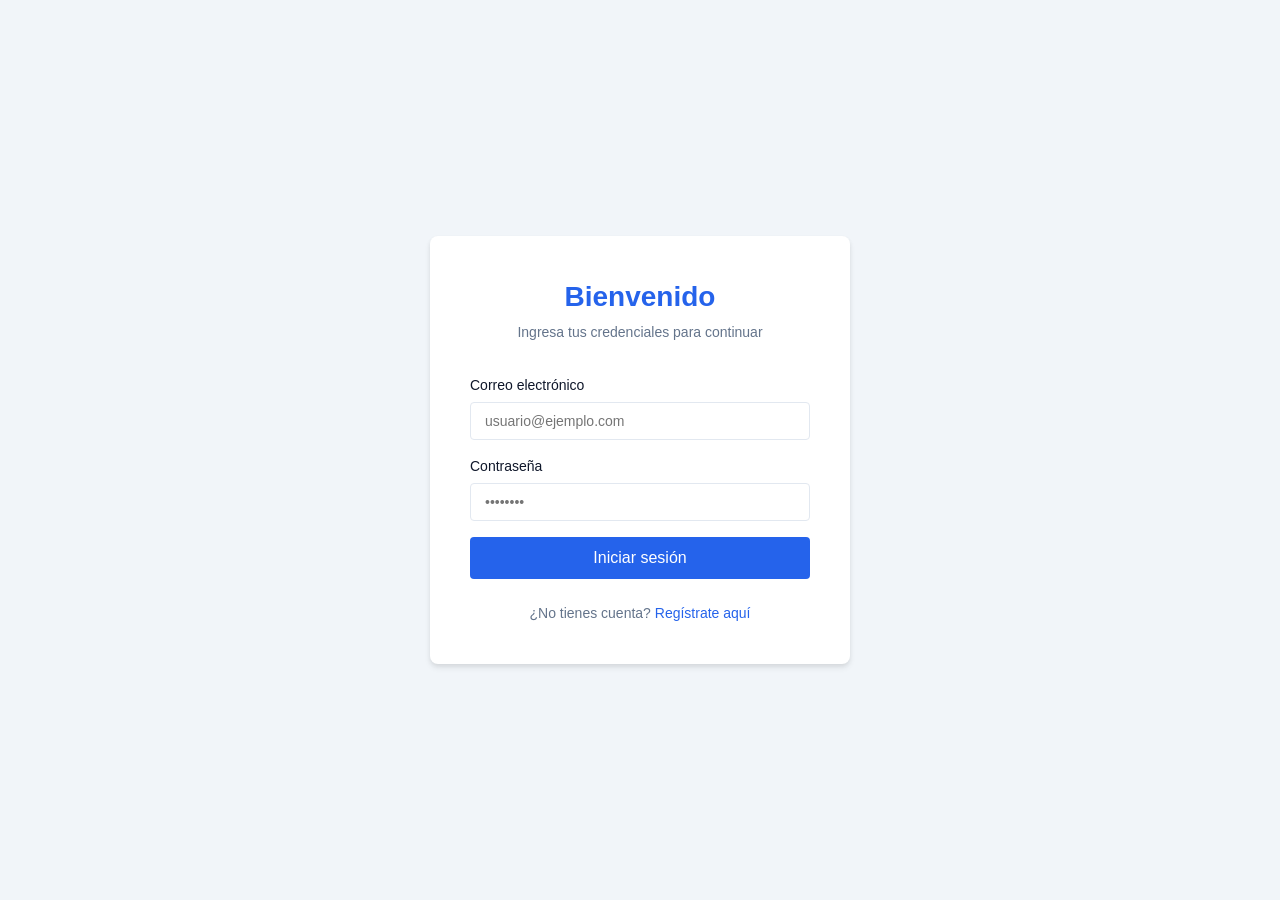
<file: frontend/index.html>
<!DOCTYPE html>
<html lang="es">
<head>
    <meta charset="UTF-8">
    <meta name="viewport" content="width=device-width, initial-scale=1.0">
    <title>Sistema de Gestión de Usuarios</title>
    <script>window.location.replace('./pages/login.html');</script>
</head>
<body>
    <p>Redirigiendo...</p>
</body>
</html>
</file>
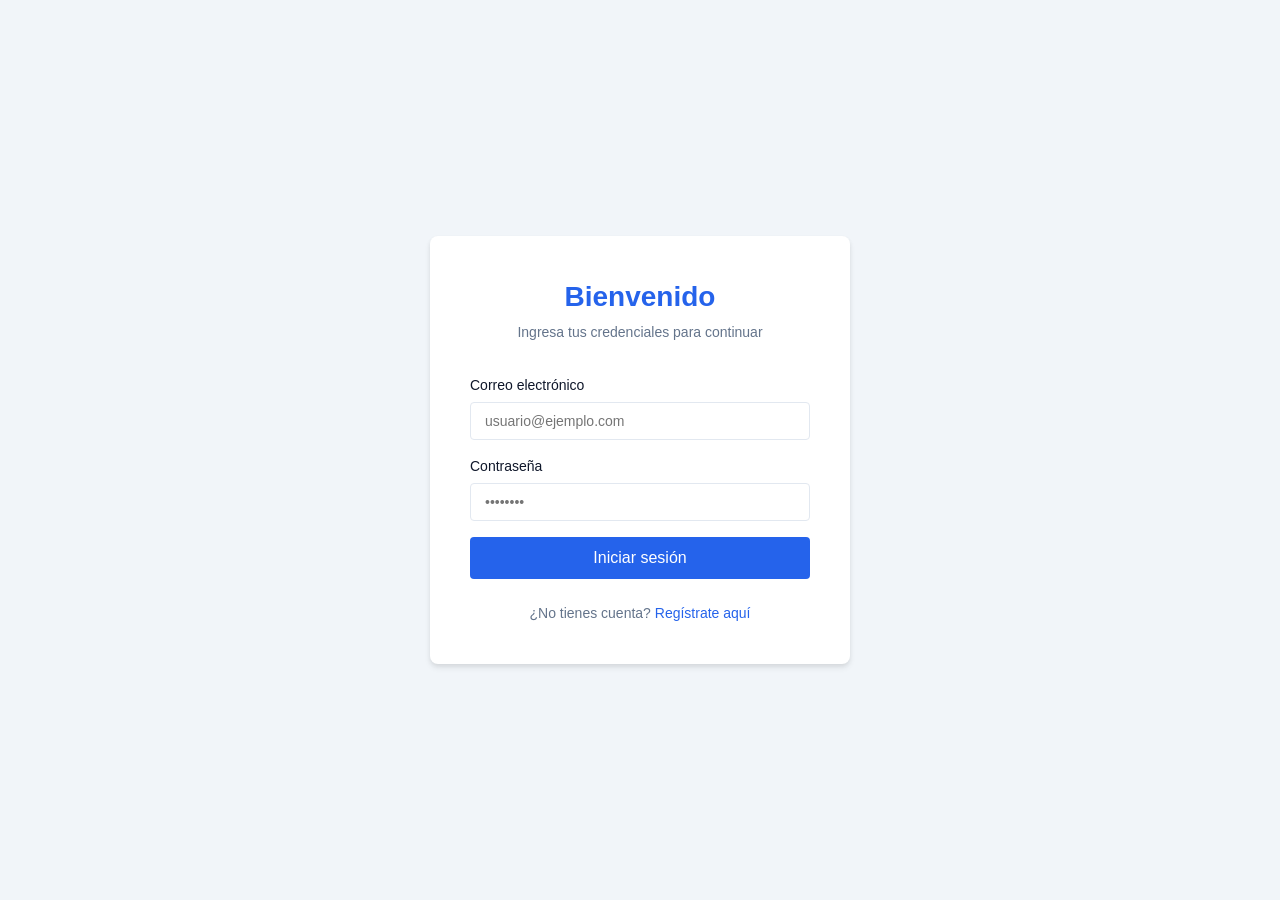
<file: frontend/pages/admin.html>
<!DOCTYPE html>
<html lang="es">
<head>
    <meta charset="UTF-8">
    <meta name="viewport" content="width=device-width, initial-scale=1.0">
    <title>Panel Admin</title>
    <link rel="stylesheet" href="../css/global.css">
    <link rel="stylesheet" href="../css/admin.css">
</head>
<body>

    <!-- Navbar -->
    <nav class="navbar">
        <a class="navbar-brand" href="#">GestionApp — Admin</a>
        <div class="navbar-right">
            <span class="navbar-user">Admin: <strong id="admin-name">...</strong></span>
            <button class="btn btn-danger" id="btn-logout">Salir</button>
        </div>
    </nav>

    <!-- Contenido principal -->
    <main class="main-content">
        <div class="admin-header">
            <h1 class="page-title" style="margin-bottom:0;">Gestión de Usuarios</h1>

            <div class="d-flex gap-2 align-center">
                <div class="search-bar">
                    <input
                        class="search-input"
                        type="text"
                        id="search-input"
                        placeholder="Buscar por nombre o email..."
                    >
                </div>
                <button class="btn btn-primary" id="btn-create">+ Crear usuario</button>
            </div>
        </div>

        <div id="error-message" class="alert alert-error" style="display:none;"></div>

        <div class="table-container">
            <table class="users-table">
                <thead>
                    <tr>
                        <th>ID</th>
                        <th>Nombre</th>
                        <th>Email</th>
                        <th>Rol</th>
                        <th>Estado</th>
                        <th>Acciones</th>
                    </tr>
                </thead>
                <tbody id="users-tbody">
                    <tr>
                        <td colspan="6" class="text-center text-muted" style="padding:2rem;">
                            Cargando usuarios...
                        </td>
                    </tr>
                </tbody>
            </table>
        </div>
    </main>

    <!-- Modal crear / editar usuario -->
    <div class="modal-overlay" id="user-modal">
        <div class="modal">
            <div class="modal-header">
                <h2 class="modal-title" id="modal-title">Crear Usuario</h2>
                <button class="modal-close" onclick="closeModal()">&times;</button>
            </div>

            <div id="form-error" class="alert alert-error" style="display:none;"></div>

            <form id="user-form">
                <div class="form-group">
                    <label class="form-label" for="form-name">Nombre</label>
                    <input class="form-control" type="text" id="form-name" required>
                </div>
                <div class="form-group">
                    <label class="form-label" for="form-email">Email</label>
                    <input class="form-control" type="email" id="form-email" required>
                </div>
                <div class="form-group" id="password-field">
                    <label class="form-label" for="form-password">Contraseña</label>
                    <input class="form-control" type="password" id="form-password" minlength="6">
                </div>
                <div class="d-flex gap-2" style="margin-top:1rem;">
                    <button type="button" class="btn btn-outline" style="flex:1;" onclick="closeModal()">
                        Cancelar
                    </button>
                    <button type="submit" class="btn btn-primary" style="flex:1;" id="btn-save">
                        Guardar
                    </button>
                </div>
            </form>
        </div>
    </div>

    <script type="module" src="../js/admin.js"></script>
</body>
</html>
</file>
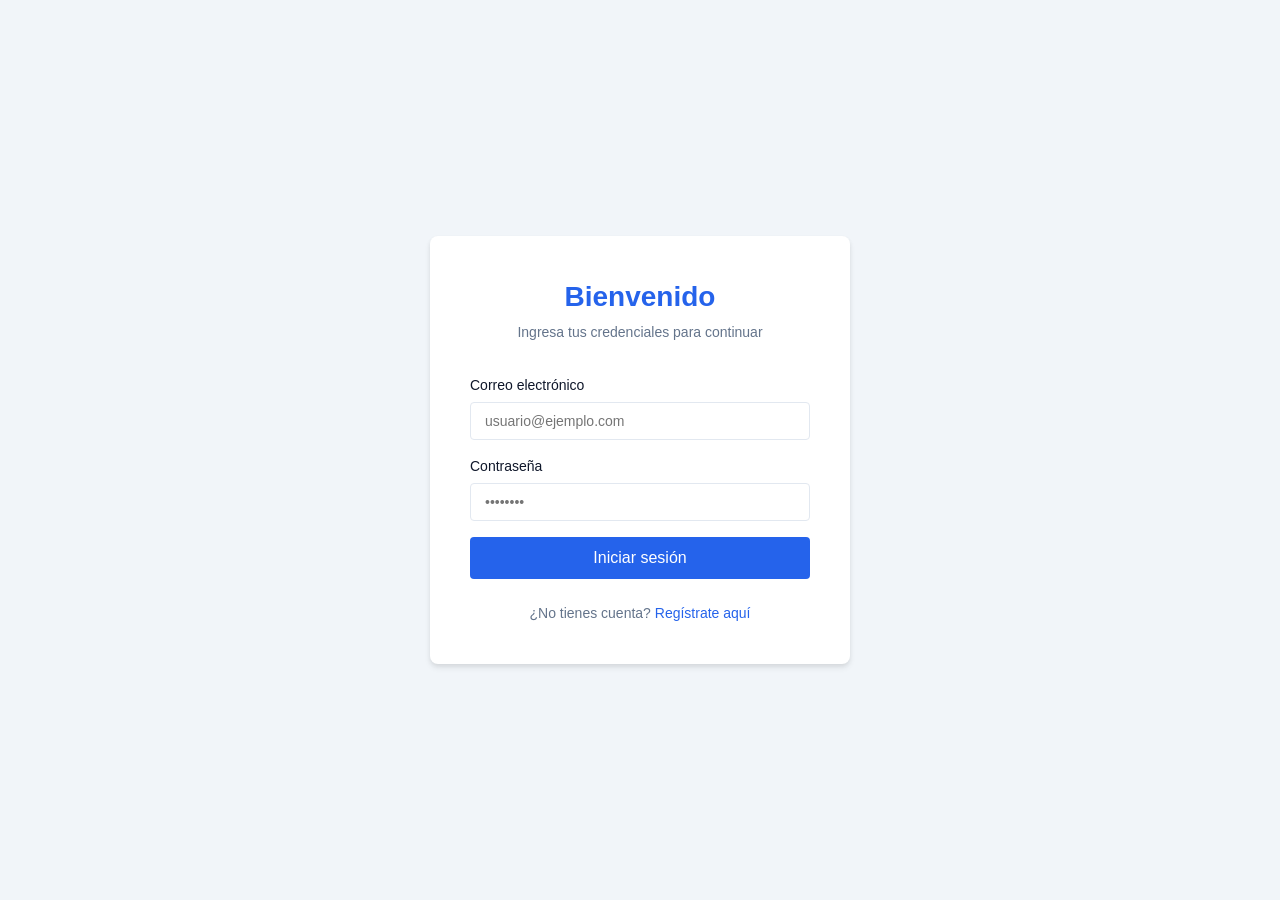
<file: frontend/pages/dashboard.html>
<!DOCTYPE html>
<html lang="es">
<head>
    <meta charset="UTF-8">
    <meta name="viewport" content="width=device-width, initial-scale=1.0">
    <title>Dashboard</title>
    <link rel="stylesheet" href="../css/global.css">
    <link rel="stylesheet" href="../css/dashboard.css">
</head>
<body>

    <!-- Navbar -->
    <nav class="navbar">
        <a class="navbar-brand" href="#">GestionApp</a>
        <div class="navbar-right">
            <span class="navbar-user">Hola, <strong id="user-name">...</strong></span>
            <button class="btn btn-outline" id="btn-profile">Mi perfil</button>
            <button class="btn btn-danger"  id="btn-logout">Salir</button>
        </div>
    </nav>

    <!-- Contenido principal -->
    <main class="main-content">
        <h1 class="page-title">Mi Dashboard</h1>

        <div id="error-message" class="alert alert-error" style="display:none;"></div>
        <div id="success-message" class="alert alert-success" style="display:none;"></div>

        <!-- Tarjetas de resumen -->
        <div class="cards-grid">
            <div class="card">
                <div class="card-header">
                    <div class="card-icon card-icon-blue">📅</div>
                    <span class="card-label">Fecha de registro</span>
                </div>
                <div class="card-value" id="user-created">—</div>
            </div>

            <div class="card">
                <div class="card-header">
                    <div class="card-icon card-icon-green">🔑</div>
                    <span class="card-label">Último acceso</span>
                </div>
                <div class="card-value" id="user-last-login">—</div>
            </div>

            <div class="card">
                <div class="card-header">
                    <div class="card-icon card-icon-purple">✅</div>
                    <span class="card-label">Estado de cuenta</span>
                </div>
                <div class="card-value" id="user-status-card">—</div>
            </div>
        </div>

        <!-- Información de la cuenta -->
        <div class="info-section">
            <h2>Información de cuenta</h2>
            <div class="info-row">
                <span class="info-key">Nombre</span>
                <span class="info-value" id="user-full-name">—</span>
            </div>
            <div class="info-row">
                <span class="info-key">Correo electrónico</span>
                <span class="info-value" id="user-email">—</span>
            </div>
            <div class="info-row">
                <span class="info-key">Rol</span>
                <span class="info-value" id="user-role">—</span>
            </div>
            <div class="info-row">
                <span class="info-key">Estado</span>
                <span class="info-value" id="user-status">—</span>
            </div>
        </div>
    </main>

    <!-- Modal de perfil -->
    <div class="modal-overlay" id="profile-modal">
        <div class="modal">
            <div class="modal-header">
                <h2 class="modal-title">Mi perfil</h2>
                <button class="modal-close" id="btn-close-modal">&times;</button>
            </div>

            <div id="profile-error" class="alert alert-error"   style="display:none;"></div>
            <div id="profile-success" class="alert alert-success" style="display:none;"></div>

            <!-- Formulario edición de datos -->
            <form id="profile-form">
                <h3 style="margin-bottom:1rem; font-size:0.9rem; color:var(--text-secondary);">DATOS PERSONALES</h3>
                <div class="form-group">
                    <label class="form-label" for="profile-name">Nombre</label>
                    <input class="form-control" type="text" id="profile-name" required>
                </div>
                <div class="form-group">
                    <label class="form-label" for="profile-email">Email</label>
                    <input class="form-control" type="email" id="profile-email" required>
                </div>
                <button type="submit" class="btn btn-primary" style="width:100%;">Guardar cambios</button>
            </form>

            <hr style="margin:1.5rem 0; border-color:var(--border);">

            <!-- Formulario cambio de contraseña -->
            <form id="password-form">
                <h3 style="margin-bottom:1rem; font-size:0.9rem; color:var(--text-secondary);">CAMBIAR CONTRASEÑA</h3>
                <div class="form-group">
                    <label class="form-label" for="current-password">Contraseña actual</label>
                    <input class="form-control" type="password" id="current-password" required>
                </div>
                <div class="form-group">
                    <label class="form-label" for="new-password">Nueva contraseña</label>
                    <input class="form-control" type="password" id="new-password" required minlength="6">
                </div>
                <button type="submit" class="btn btn-secondary" style="width:100%;">Cambiar contraseña</button>
            </form>

            <hr style="margin:1.5rem 0; border-color:var(--border);">

            <button class="btn btn-danger" style="width:100%;" id="btn-delete-account">
                Eliminar mi cuenta
            </button>
        </div>
    </div>

    <script type="module" src="../js/dashboard.js"></script>
    <script type="module" src="../js/profile.js"></script>
</body>
</html>
</file>
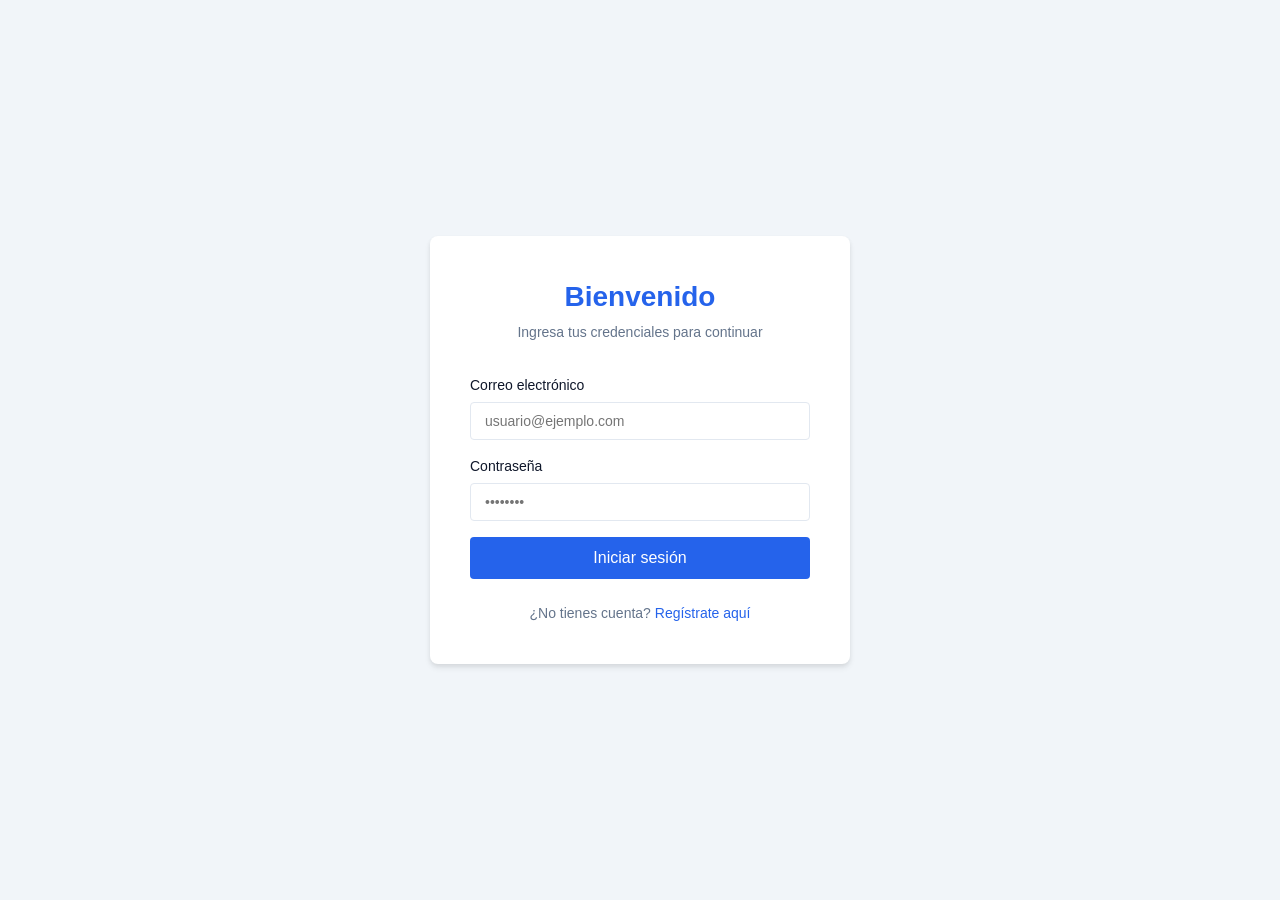
<file: frontend/pages/login.html>
<!DOCTYPE html>
<html lang="es">
<head>
    <meta charset="UTF-8">
    <meta name="viewport" content="width=device-width, initial-scale=1.0">
    <title>Iniciar sesión</title>
    <link rel="stylesheet" href="../css/global.css">
    <link rel="stylesheet" href="../css/auth.css">
</head>
<body>
    <div class="auth-wrapper">
        <div class="auth-card">
            <h1 class="auth-title">Bienvenido</h1>
            <p class="auth-subtitle">Ingresa tus credenciales para continuar</p>

            <div id="error-msg" class="alert alert-error" style="display:none;"></div>

            <form id="login-form" novalidate>
                <div class="form-group">
                    <label class="form-label" for="email">Correo electrónico</label>
                    <input
                        class="form-control"
                        type="email"
                        id="email"
                        name="email"
                        placeholder="usuario@ejemplo.com"
                        required
                        autocomplete="email"
                    >
                </div>

                <div class="form-group">
                    <label class="form-label" for="password">Contraseña</label>
                    <input
                        class="form-control"
                        type="password"
                        id="password"
                        name="password"
                        placeholder="••••••••"
                        required
                        autocomplete="current-password"
                    >
                </div>

                <button type="submit" class="btn btn-primary btn-lg" id="btn-submit">
                    Iniciar sesión
                </button>
            </form>

            <p class="auth-footer">
                ¿No tienes cuenta?
                <a href="./register.html">Regístrate aquí</a>
            </p>
        </div>
    </div>

    <script type="module">
        import { login } from '../js/auth.js';

        const form    = document.getElementById('login-form');
        const errorEl = document.getElementById('error-msg');
        const btnEl   = document.getElementById('btn-submit');

        form.addEventListener('submit', async (e) => {
            e.preventDefault();
            errorEl.style.display = 'none';
            btnEl.disabled = true;
            btnEl.textContent = 'Entrando...';

            try {
                await login(
                    document.getElementById('email').value.trim(),
                    document.getElementById('password').value
                );
            } catch (err) {
                errorEl.textContent = err.message;
                errorEl.style.display = 'block';
                btnEl.disabled = false;
                btnEl.textContent = 'Iniciar sesión';
            }
        });
    </script>
</body>
</html>
</file>
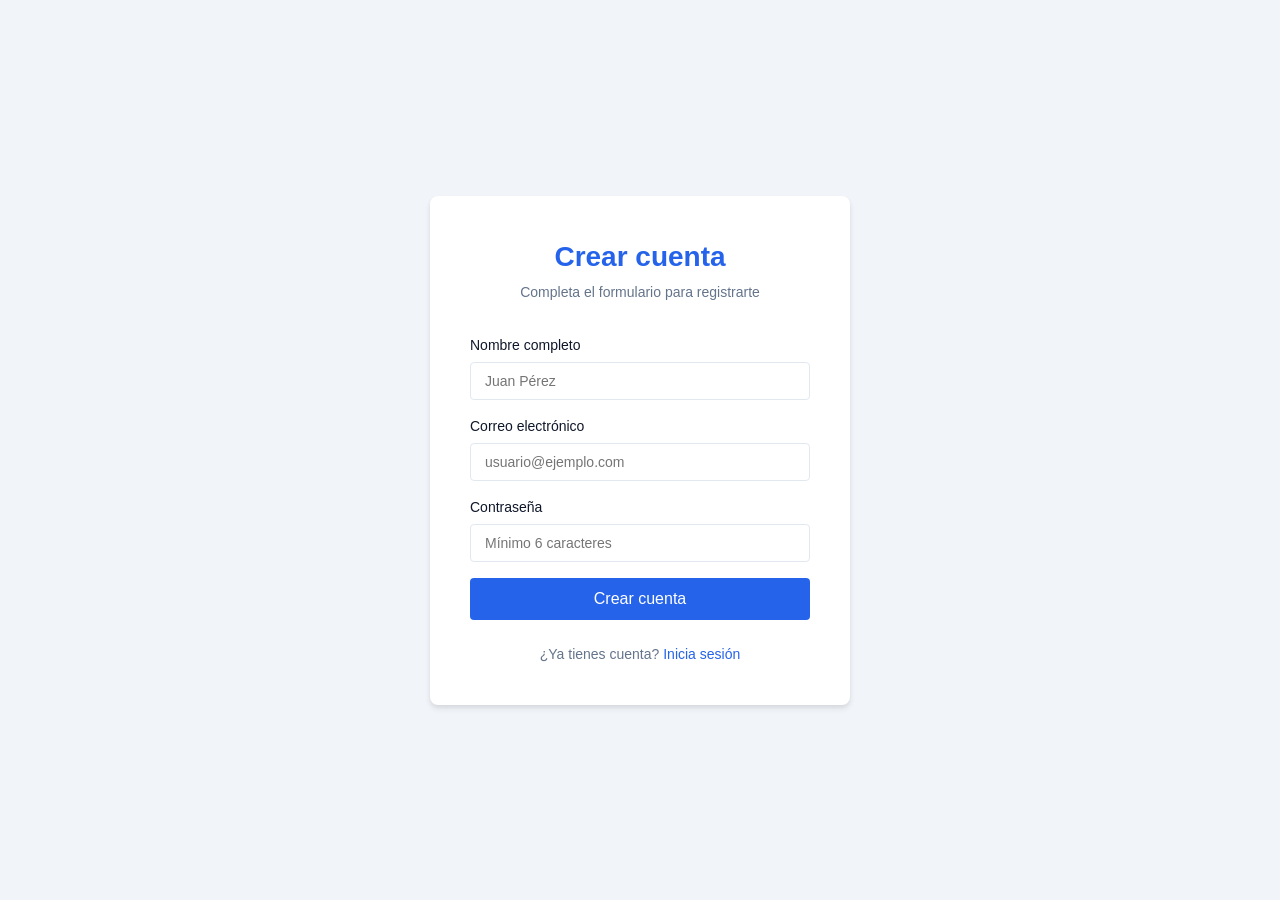
<file: frontend/pages/register.html>
<!DOCTYPE html>
<html lang="es">
<head>
    <meta charset="UTF-8">
    <meta name="viewport" content="width=device-width, initial-scale=1.0">
    <title>Registro</title>
    <link rel="stylesheet" href="../css/global.css">
    <link rel="stylesheet" href="../css/auth.css">
</head>
<body>
    <div class="auth-wrapper">
        <div class="auth-card">
            <h1 class="auth-title">Crear cuenta</h1>
            <p class="auth-subtitle">Completa el formulario para registrarte</p>

            <div id="error-msg" class="alert alert-error" style="display:none;"></div>
            <div id="success-msg" class="alert alert-success" style="display:none;"></div>

            <form id="register-form" novalidate>
                <div class="form-group">
                    <label class="form-label" for="name">Nombre completo</label>
                    <input
                        class="form-control"
                        type="text"
                        id="name"
                        name="name"
                        placeholder="Juan Pérez"
                        required
                        autocomplete="name"
                    >
                </div>

                <div class="form-group">
                    <label class="form-label" for="email">Correo electrónico</label>
                    <input
                        class="form-control"
                        type="email"
                        id="email"
                        name="email"
                        placeholder="usuario@ejemplo.com"
                        required
                        autocomplete="email"
                    >
                </div>

                <div class="form-group">
                    <label class="form-label" for="password">Contraseña</label>
                    <input
                        class="form-control"
                        type="password"
                        id="password"
                        name="password"
                        placeholder="Mínimo 6 caracteres"
                        required
                        minlength="6"
                        autocomplete="new-password"
                    >
                </div>

                <button type="submit" class="btn btn-primary btn-lg" id="btn-submit">
                    Crear cuenta
                </button>
            </form>

            <p class="auth-footer">
                ¿Ya tienes cuenta?
                <a href="./login.html">Inicia sesión</a>
            </p>
        </div>
    </div>

    <script type="module">
        import { register } from '../js/auth.js';

        const form      = document.getElementById('register-form');
        const errorEl   = document.getElementById('error-msg');
        const successEl = document.getElementById('success-msg');
        const btnEl     = document.getElementById('btn-submit');

        form.addEventListener('submit', async (e) => {
            e.preventDefault();
            errorEl.style.display   = 'none';
            successEl.style.display = 'none';
            btnEl.disabled = true;
            btnEl.textContent = 'Registrando...';

            try {
                await register(
                    document.getElementById('name').value.trim(),
                    document.getElementById('email').value.trim(),
                    document.getElementById('password').value
                );
                successEl.textContent = 'Cuenta creada. Redirigiendo...';
                successEl.style.display = 'block';
                setTimeout(() => window.location.href = './login.html', 1500);
            } catch (err) {
                errorEl.textContent = err.message;
                errorEl.style.display = 'block';
                btnEl.disabled = false;
                btnEl.textContent = 'Crear cuenta';
            }
        });
    </script>
</body>
</html>
</file>
<file: frontend/css/global.css>
/* ─── Variables ──────────────────────────────────────────────────────────── */
:root {
    --primary:          #2563eb;
    --primary-hover:    #1d4ed8;
    --secondary:        #64748b;
    --secondary-hover:  #475569;
    --danger:           #dc2626;
    --danger-hover:     #b91c1c;
    --success:          #16a34a;
    --background:       #f1f5f9;
    --surface:          #ffffff;
    --text-primary:     #0f172a;
    --text-secondary:   #64748b;
    --border:           #e2e8f0;
    --shadow:           0 1px 3px rgba(0,0,0,.1), 0 1px 2px rgba(0,0,0,.06);
    --shadow-md:        0 4px 6px rgba(0,0,0,.07), 0 2px 4px rgba(0,0,0,.06);
    --radius:           8px;
    --radius-sm:        4px;
}

/* ─── Reset ──────────────────────────────────────────────────────────────── */
*, *::before, *::after { box-sizing: border-box; margin: 0; padding: 0; }

html { font-size: 16px; }

body {
    font-family: -apple-system, BlinkMacSystemFont, 'Segoe UI', Roboto, sans-serif;
    background-color: var(--background);
    color: var(--text-primary);
    line-height: 1.5;
    min-height: 100vh;
}

/* ─── Navbar ─────────────────────────────────────────────────────────────── */
.navbar {
    background-color: var(--surface);
    border-bottom: 1px solid var(--border);
    padding: 0 2rem;
    height: 64px;
    display: flex;
    align-items: center;
    justify-content: space-between;
    box-shadow: var(--shadow);
    position: sticky;
    top: 0;
    z-index: 100;
}

.navbar-brand {
    font-size: 1.15rem;
    font-weight: 700;
    color: var(--primary);
    text-decoration: none;
}

.navbar-right {
    display: flex;
    align-items: center;
    gap: 1rem;
}

.navbar-user {
    color: var(--text-secondary);
    font-size: 0.875rem;
}

/* ─── Botones ────────────────────────────────────────────────────────────── */
.btn {
    display: inline-flex;
    align-items: center;
    justify-content: center;
    padding: .5rem 1rem;
    border-radius: var(--radius-sm);
    font-size: .875rem;
    font-weight: 500;
    cursor: pointer;
    border: none;
    transition: background-color .15s, opacity .15s;
    text-decoration: none;
    white-space: nowrap;
}

.btn:disabled { opacity: .6; cursor: not-allowed; }

.btn-primary   { background-color: var(--primary);   color: #fff; }
.btn-secondary { background-color: var(--secondary); color: #fff; }
.btn-danger    { background-color: var(--danger);    color: #fff; }
.btn-outline   { background-color: transparent; border: 1px solid var(--border); color: var(--text-primary); }

.btn-primary:hover:not(:disabled)   { background-color: var(--primary-hover);   }
.btn-secondary:hover:not(:disabled) { background-color: var(--secondary-hover); }
.btn-danger:hover:not(:disabled)    { background-color: var(--danger-hover);    }
.btn-outline:hover:not(:disabled)   { background-color: var(--background);      }

.btn-sm  { padding: .25rem .5rem;  font-size: .75rem; }
.btn-lg  { padding: .75rem 1.5rem; font-size: 1rem; width: 100%; }

/* ─── Formularios ────────────────────────────────────────────────────────── */
.form-group  { margin-bottom: 1rem; }

.form-label {
    display: block;
    font-size: .875rem;
    font-weight: 500;
    margin-bottom: .375rem;
}

.form-control {
    width: 100%;
    padding: .625rem .875rem;
    border: 1px solid var(--border);
    border-radius: var(--radius-sm);
    font-size: .875rem;
    color: var(--text-primary);
    background-color: var(--surface);
    transition: border-color .15s, box-shadow .15s;
}

.form-control:focus {
    outline: none;
    border-color: var(--primary);
    box-shadow: 0 0 0 3px rgba(37,99,235,.12);
}

/* ─── Alertas ────────────────────────────────────────────────────────────── */
.alert {
    padding: .75rem 1rem;
    border-radius: var(--radius-sm);
    font-size: .875rem;
    margin-bottom: 1rem;
}

.alert-error   { background-color: #fef2f2; border: 1px solid #fecaca; color: var(--danger);  }
.alert-success { background-color: #f0fdf4; border: 1px solid #bbf7d0; color: var(--success); }

/* ─── Modal ──────────────────────────────────────────────────────────────── */
.modal-overlay {
    display: none;
    position: fixed;
    inset: 0;
    background-color: rgba(0,0,0,.5);
    z-index: 200;
    align-items: center;
    justify-content: center;
}

.modal {
    background-color: var(--surface);
    border-radius: var(--radius);
    box-shadow: var(--shadow-md);
    padding: 2rem;
    width: 90%;
    max-width: 480px;
    max-height: 90vh;
    overflow-y: auto;
}

.modal-header {
    display: flex;
    justify-content: space-between;
    align-items: center;
    margin-bottom: 1.5rem;
}

.modal-title { font-size: 1.2rem; font-weight: 600; }

.modal-close {
    background: none;
    border: none;
    font-size: 1.5rem;
    cursor: pointer;
    color: var(--text-secondary);
    line-height: 1;
}
.modal-close:hover { color: var(--text-primary); }

/* ─── Layout ─────────────────────────────────────────────────────────────── */
.main-content { padding: 2rem; max-width: 1200px; margin: 0 auto; }
.page-title   { font-size: 1.5rem; font-weight: 700; margin-bottom: 1.5rem; }

/* ─── Utilidades ─────────────────────────────────────────────────────────── */
.text-center    { text-align: center;  }
.text-right     { text-align: right;   }
.text-muted     { color: var(--text-secondary); }
.d-flex         { display: flex;       }
.gap-2          { gap: .5rem;          }
.align-center   { align-items: center; }
.justify-between { justify-content: space-between; }
</file>
<file: frontend/css/admin.css>
.admin-header {
    display: flex;
    justify-content: space-between;
    align-items: center;
    margin-bottom: 1.5rem;
    flex-wrap: wrap;
    gap: 1rem;
}

/* ─── Barra de búsqueda ──────────────────────────────────────────────────── */
.search-bar { display: flex; gap: .5rem; flex: 1; max-width: 400px; }

.search-input {
    flex: 1;
    padding: .5rem .875rem;
    border: 1px solid var(--border);
    border-radius: var(--radius-sm);
    font-size: .875rem;
    color: var(--text-primary);
    background-color: var(--surface);
    transition: border-color .15s, box-shadow .15s;
}

.search-input:focus {
    outline: none;
    border-color: var(--primary);
    box-shadow: 0 0 0 3px rgba(37,99,235,.12);
}

/* ─── Tabla ──────────────────────────────────────────────────────────────── */
.table-container {
    background-color: var(--surface);
    border-radius: var(--radius);
    box-shadow: var(--shadow);
    border: 1px solid var(--border);
    overflow-x: auto;
}

.users-table {
    width: 100%;
    border-collapse: collapse;
    font-size: .875rem;
}

.users-table th {
    padding: .75rem 1rem;
    text-align: left;
    font-size: .72rem;
    font-weight: 600;
    text-transform: uppercase;
    letter-spacing: .05em;
    color: var(--text-secondary);
    background-color: var(--background);
    border-bottom: 1px solid var(--border);
    white-space: nowrap;
}

.users-table td {
    padding: .875rem 1rem;
    border-bottom: 1px solid var(--border);
    color: var(--text-primary);
}

.users-table tr:last-child td { border-bottom: none; }
.users-table tr:hover td      { background-color: var(--background); }

.actions { display: flex; gap: .5rem; }

/* ─── Badges ─────────────────────────────────────────────────────────────── */
.badge {
    display: inline-block;
    padding: .2rem .6rem;
    border-radius: 9999px;
    font-size: .72rem;
    font-weight: 600;
    white-space: nowrap;
}

.badge-role-admin   { background-color: #ede9fe; color: #6d28d9; }
.badge-role-user    { background-color: #dbeafe; color: #1d4ed8; }

.badge-status-active   { background-color: #dcfce7; color: #15803d; }
.badge-status-inactive { background-color: #fee2e2; color: #b91c1c; }
</file>
<file: frontend/css/dashboard.css>
.cards-grid {
    display: grid;
    grid-template-columns: repeat(auto-fit, minmax(260px, 1fr));
    gap: 1.5rem;
    margin-bottom: 2rem;
}

.card {
    background-color: var(--surface);
    border-radius: var(--radius);
    box-shadow: var(--shadow);
    padding: 1.5rem;
    border: 1px solid var(--border);
}

.card-header {
    display: flex;
    align-items: center;
    gap: .75rem;
    margin-bottom: .75rem;
}

.card-icon {
    width: 42px;
    height: 42px;
    border-radius: var(--radius-sm);
    display: flex;
    align-items: center;
    justify-content: center;
    font-size: 1.25rem;
    flex-shrink: 0;
}

.card-icon-blue   { background-color: #dbeafe; }
.card-icon-green  { background-color: #dcfce7; }
.card-icon-purple { background-color: #f3e8ff; }

.card-label {
    font-size: .75rem;
    font-weight: 600;
    text-transform: uppercase;
    letter-spacing: .05em;
    color: var(--text-secondary);
}

.card-value {
    font-size: 1.1rem;
    font-weight: 600;
    color: var(--text-primary);
    margin-top: .25rem;
}

/* ─── Sección info ───────────────────────────────────────────────────────── */
.info-section {
    background-color: var(--surface);
    border-radius: var(--radius);
    box-shadow: var(--shadow);
    padding: 1.5rem;
    border: 1px solid var(--border);
}

.info-section h2 {
    font-size: 1.1rem;
    font-weight: 600;
    margin-bottom: 1rem;
}

.info-row {
    display: flex;
    padding: .75rem 0;
    border-bottom: 1px solid var(--border);
    flex-wrap: wrap;
    gap: .5rem;
}

.info-row:last-child { border-bottom: none; }

.info-key {
    font-weight: 500;
    color: var(--text-secondary);
    min-width: 180px;
}

.info-value { color: var(--text-primary); }

/* ─── Badges de estado ───────────────────────────────────────────────────── */
.status-badge {
    display: inline-block;
    padding: .2rem .6rem;
    border-radius: 9999px;
    font-size: .75rem;
    font-weight: 600;
}

.status-active   { background-color: #dcfce7; color: #15803d; }
.status-inactive { background-color: #fee2e2; color: #b91c1c; }
</file>
<file: frontend/css/auth.css>
.auth-wrapper {
    min-height: 100vh;
    display: flex;
    align-items: center;
    justify-content: center;
    background-color: var(--background);
    padding: 1rem;
}

.auth-card {
    background-color: var(--surface);
    border-radius: var(--radius);
    box-shadow: var(--shadow-md);
    padding: 2.5rem;
    width: 100%;
    max-width: 420px;
}

.auth-title {
    text-align: center;
    font-size: 1.75rem;
    font-weight: 700;
    color: var(--primary);
    margin-bottom: .25rem;
}

.auth-subtitle {
    text-align: center;
    color: var(--text-secondary);
    font-size: .875rem;
    margin-bottom: 2rem;
}

.auth-footer {
    text-align: center;
    margin-top: 1.5rem;
    font-size: .875rem;
    color: var(--text-secondary);
}

.auth-footer a {
    color: var(--primary);
    text-decoration: none;
    font-weight: 500;
}

.auth-footer a:hover { text-decoration: underline; }
</file>
